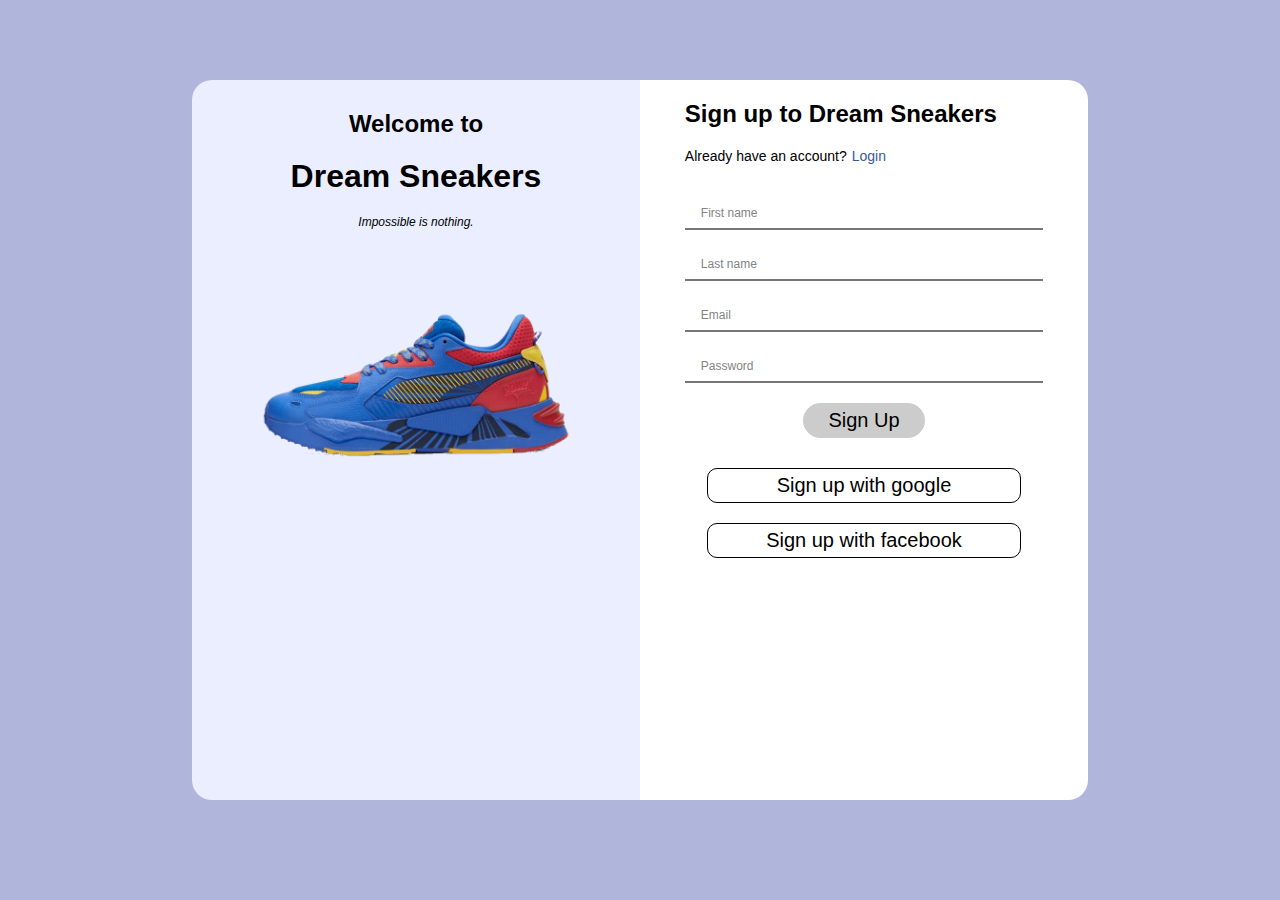
<file: login.html>
<!DOCTYPE html>
<html lang="vi">
<head>
    <meta charset="UTF-8">
    <meta http-equiv="X-UA-Compatible" content="IE=edge">
    <meta name="viewport" content="width=device-width, initial-scale=1.0">
    <link rel="stylesheet" href="https://quythanh.tk/assets/css/fontawesomepro/all.css">
    <link rel="stylesheet" href="./css/login.css">
    <title>Dream Sneakers</title>
    <link rel="SHORTCUT ICON" href= "./data/img/logo.png" type="image/x-icon" />
    <!-- META FOR FACEBOOK -->
    <meta property="og:image" itemprop="thumbnailUrl" content="https://i.imgur.com/wSU9Arq.png"/>
    <meta property="og:image:width" content="1000"/>
    <meta property="og:image:height" content="500"/>
    <meta content="hệ thống bán giày lớn nhất thế giới" itemprop="headline" property="og:title"/>
    
</head>
<body>
    <div id="toast"></div>
    <div class="app">
        <div class="app_left">
            <ul>
                <li><h1 class="intro">Welcome to</h1></li>
                <li class="shop_name"><h1><strong>Dream Sneakers</strong></h1></li>
                <li class="slogan">Impossible is nothing. </li>
                <li>
                    <img src="./data/img/logologin.png">
                </li>
                <li>
                    <ol class="list_social">
                        <li class="item_social_media">
                            <div>
                                <a href="https://www.facebook.com/profile.php?id=100018971912455"><i class="fa-brands fa-facebook" id="fb"></i></a>
                            </div>
                        </li>
                        <li class="item_social_media">
                            <div>
                                <a href="https://www.youtube.com/channel/UCVDTDMoIJ-IYBdi8tdAwofw"><i class="fa-brands fa-youtube" id="ytb"></i></a>
                            </div>
                        </li>
                        <li class="item_social_media">
                            <div>
                                <a href="https://twitter.com/TrnAnTin1"><i class="fa-brands fa-twitter" id="twt"></i></a>
                            </div>
                        </li> 
                        <li class="item_social_media">
                            <div>
                                <a href="https://www.instagram.com/supertien12/"><i class="fa-brands fa-instagram"id="ig"></i></a>
                            </div>
                        </li> 
                    </ol>
                </li>
            </ul>
        </div>
        <div class="app_right">
            <div class="app_right_form_register">
                <div class="app_right_form_header">
                    <b>Sign up to Dream Sneakers</b>
                </div>
                <div class="nofication old">
                    Already have an account?<p class="changesignin">Login</p>
                </div>
                <div class="input-group">
                    <input autocomplete="off" type="text" id="firstname" placeholder=" " class="input-group__inp">
                        
                    </input>
                    <label class="input-group__label" for="firstname">
                        First name
                    </label>
                </div>

                <div class="input-group">
                    <input autocomplete="off" type="text" id="lastname" placeholder=" " class="input-group__inp">
                        
                    </input>
                    <label class="input-group__label" for="firstname">
                        Last name
                    </label>
                </div>

                <div class="input-group">
                    <input autocomplete="off" type="email" id="emailnew" placeholder=" " class="input-group__inp">

                    </input>
                    <label class="input-group__label" for="username">
                        Email
                    </label>
                </div>

                <div class="input-group">
                    <input type="password" id="passwordnew" placeholder=" " class="input-group__inp">
                        
                    </input>
                    <label class="input-group__label" for="passwordnew">
                        Password
                    </label>
                    <i class="far fa-eye" id="togglePasswordnew" style="margin-left: -30px; cursor: pointer;"></i>
                </div>
                <div id="btnsignup" class="input-group__submit btn sign-up">
                    Sign Up
                </div>
                <div class="list-item_signup signup_gg" onclick="showWarningToast();">
                    <i class="fa-brands fa-google"></i>
                    Sign up with google
                </div>
                <div class="list-item_signup signup_fb"  onclick="showWarningToast();">
                    <i class="fa-brands fa-facebook"></i>
                    Sign up with facebook
                </div>

            </div>

            <div class="app_right_form_signin">
                <div class="app_right_form_header">
                    <b>Sign in to Dream Sneakers</b>
                </div>
                <div class="nofication new">
                    Create a new account?<p class="changesignup">Sign up</p>
                </div>

                <div class="input-group">
                    <input autocomplete="off" type="email" id="emailold" placeholder=" " class="input-group__inp">

                    </input>
                    <label class="input-group__label" for="email">
                        Email
                    </label>
                </div>

                <div class="input-group">
                    <input type="password" id="passwordold" placeholder=" " class="input-group__inp">
                        
                    </input>
                    <label class="input-group__label" for="password">
                        Password
                    </label>
                    <i class="far fa-eye" id="togglePasswordold" style="margin-left: -30px; cursor: pointer;"></i>
                </div>
                <div id="btnsignin" class="input-group__submit btn sign-in">
                    Sign in
                </div>
                <div class="list-item_signup signup_gg" onclick="showWarningToast();">
                    <i class="fa-brands fa-google"></i>
                    Log in with google
                </div>
                <div class="list-item_signup signup_fb" onclick="showWarningToast();">
                    <i class="fa-brands fa-facebook"></i>
                    Log in with facebook
                </div>

            </div>
        </div>
    </div>
    <script src="./js/toast.js"></script>
    <script>
        document.addEventListener('contextmenu', event => event.preventDefault());
        const usersArr = [
            {
                id:1,
                firstName :'Tran',
                lastName :'Tien',
                mail : '1',
                pass : '1',
                bagshoe: [],
                liked:[],
            }
        ]
        const users = JSON.parse(localStorage.getItem("users")) || usersArr

        const formsignin = document.querySelector(".app_right_form_signin");
        const formsignup = document.querySelector(".app_right_form_register");
        const redirectSignUp = document.querySelector(".nofication.new");
        const redirectSignIn = document.querySelector(".nofication.old");
        const btnSignin = document.getElementById("btnsignin");
        const btnSignup = document.getElementById("btnsignup");
        var lname = document.getElementById("lastname");
        var fname = document.getElementById("firstname");
        var mailnew = document.getElementById("emailnew");
        var passnew = document.getElementById("passwordnew");            
        var mailold = document.getElementById("emailold");
        var passold = document.getElementById("passwordold");
        redirectSignIn.onclick = () => {
            formsignup.classList.add("active")
            formsignin.classList.add("active")
            cleanData();
        }
        redirectSignUp.onclick = () => {
            formsignup.classList.remove("active")
            formsignin.classList.remove("active")
        }
      
        function showWarningToast() {
          toast({
            title: "Can't not log in!",
            message: "We are maintaining this feature.",
            type: "warning",
            duration: 5000
          });
        }
        function checkStrongPass(string){
            var isStrong = 0;
            for(let i of string){
                if(string.charAt(i) == string.charAt(i).toUpperCase()){
                    isStrong++;
                    break;
                }
            }
            for(let i of string){
                if(Number.isInteger(Number(string.charAt(i)))){
                    isStrong++;
                    break;
                }
            }
            if(string.includes('@') 
            || string.includes('$') 
            || string.includes('#')
            || string.includes('%')
            || string.includes('!')
            || string.includes('&')
            || string.includes('-')
            || string.includes('/')
            || string.includes('(')
            || string.includes(')')
            || string.includes('_')){
                isStrong++;
            }
            if(isStrong >= 3){
                return true;
            }
            return false;
        }
        function cleanData(){
            setTimeout(() => { 
                if (fname.value !="") {
                    fname.value = "";
                }
                if (lname.value !="") {
                    lname.value = "";
                }
                if (mailnew.value !="") {
                    mailnew.value = "";
                }
                if (passnew.value !="") {
                    passnew.value = "";
                }
                if (mailold.value !="") {
                    mailold.value = "";
                }
                if (passold.value !="") {
                    passold.value = "";
                }
            }, 1000);
        }
        btnSignin.onclick = () =>{
            const mailUser = mailold.value.trim()
            const pwUser = passold.value.trim()

            if(!mailUser || !pwUser){
                if(!mailUser){
                    toast({
                        title: "Can't not log in!",
                        message: "Please fill in your mail.",
                        type: "warning",
                        duration: 5000
                    });
                    mailold.focus();
                }
                else{
                    toast({
                        title: "Can't not log in!",
                        message: "Please fill in your password.",
                        type: "warning",
                        duration: 5000
                    });
                    passold.focus();
                }
            }else{
                const user = users.find(user => user.mail === mailUser)
                if(!user){
                    toast({
                        title: "your mail is not exist!",
                        message: "please check again your mail",
                        type: "error",
                        duration: 3000
                    });  
                }
                const pw = user.pass === pwUser
                if (!pw) {
                    toast({
                        title: "Error!",
                        message: "Password not match!",
                        type: "error",
                        duration: 3000
                    });
                    passold.focus();
                }
                else{
                    const date = new Date();
                    localStorage.setItem("lastlogin", JSON.stringify(date));
                    localStorage.setItem("curUser",JSON.stringify(user));
                    window.location.href="./index.html";
                }
            }
        }
        btnSignup.onclick = () =>{
            var firstNameUser = fname.value.trim();
            var lastNameUser = lname.value.trim();
            var newMailUser = mailnew.value.trim();
            var newPassUser = passnew.value.trim();
            if(!newMailUser || !newPassUser || !firstNameUser || !lastNameUser){
                if(!firstNameUser){
                    toast({
                        title: "Can't not log in!",
                        message: "Please fill in your first name!.",
                        type: "warning",
                        duration: 5000
                    });
                    fname.focus();
                }else{
                    if(!lastNameUser){
                        toast({
                            title: "Can't not log in!",
                            message: "Please fill in your last name!",
                            type: "warning",
                            duration: 5000
                        });
                        lname.focus();
                   }else{
                       if(!newMailUser){
                            toast({
                                title: "Can't not log in!",
                                message: "Please fill in your new mail!",
                                type: "warning",
                                duration: 5000
                            });
                            mailnew.focus();
                        }else{
                            toast({
                                title: "Can't not log in!",
                                message: "Please fill in your new password",
                                type: "warning",
                                duration: 5000
                            });
                            passnew.focus();
                        }
                    }
                }
            }
            else{
                var continuee = false;
                var result = (newMailUser.includes('@gmail.com') || newMailUser.includes('edu.vn'))&&newMailUser.includes('@')
                if(!result){
                    toast({
                        title: "This mail is error!",
                        message: "the mail must have \'@gmail.com\'",
                        type: "warning",
                        duration: 3000
                    });
                    mailnew.focus();
                }else{
                    var test = users.find(test => test.mail === newMailUser);
                    if(test){
                        toast({
                            title: "This email have been used!",
                            message: "please choose another email",
                            type: "warning",
                            duration: 3000
                        });
                        mailnew.focus();
                    }else{
                        continuee = true;
                    }

                }
            }
            if(newPassUser && continuee){
                if(newPassUser.length < 8){
                    toast({
                        title: "Warning",
                        message: "Password length must be at least 8 characters",
                        type: "warning",
                        duration: 3000
                    });
                    passnew.focus();
                }else{
                    if(!checkStrongPass(newPassUser)){
                        toast({
                            title: "Warning",
                            message: "Password must have 1 special character 1 number and 1 capital letter!",
                            type: "warning",
                            duration: 3000
                        });
                        passnew.focus();
                    }else{
                        const obj = {
                                id: users.length + 1,
                                firstName : firstNameUser,
                                lastName : lastNameUser,
                                mail : newMailUser,
                                pass : newPassUser,
                                bagshoe:[],
                                liked:[]
                        }
                        users.push(obj)
                        localStorage.setItem("users", JSON.stringify(users))
                        formsignup.classList.add("active")
                        formsignin.classList.add("active")
                        cleanData();
                    }
                }
            }
        }
        const togglePasswordold = document.querySelector('#togglePasswordold');
        const passwordold = document.querySelector('#passwordold');
        togglePasswordold.addEventListener('click', function (e) {
            // toggle the type attribute
            const type = passwordold.getAttribute('type') === 'password' ? 'text' : 'password';
            passwordold.setAttribute('type', type);
            // toggle the eye slash icon
            this.classList.toggle('fa-eye-slash');
        });

        const togglePasswordnew = document.querySelector('#togglePasswordnew');
        const passwordnew = document.querySelector('#passwordnew');
        togglePasswordnew.addEventListener('click', function (e) {
            // toggle the type attribute
            const type = passwordnew.getAttribute('type') === 'password' ? 'text' : 'password';
            passwordnew.setAttribute('type', type);
            // toggle the eye slash icon
            this.classList.toggle('fa-eye-slash');
        });
        

        
      </script>
</body>
</html>
</file>
<file: css/login.css>
*{
    margin: 0;
    padding: 0;
    box-sizing: border-box;
    font-family: "Roboto",sans-serif;
}
html {
    font-size: 62.5%;
    user-select: none;
    font-family: sans-serif;
    overflow: hidden;
}
body {
    background-color: #b0b5dc;
    background-repeat: no-repeat;
    background-size: cover;
    background-attachment: fixed;
    background-position: center;
    height: 100%;
    width: 100%;
}
.app{
    margin: auto;
    margin-top: 80px;
    max-height: 80vh;
    width: 70%;
    display: flex;
    font-size: 1.2rem;
}
.app_left{
    z-index: 3;
    width: 50%;
    background-color: #eaeeff;
    border-radius: 20px 0 0 20px; 
}
ul {
    list-style: none;
    display: flex;
    justify-content: center;
    flex-direction: column;
    align-items: center;
    align-content: space-around;
}


.app_left ul li{
    padding: 10px 0;
    display: flex;
    justify-content: center;
    flex-direction: column;
    align-items: center;
    align-content: space-around;
}
.app_left ul li img{
  max-width: 50%;
  transform: scale(1.7);
  transition: all .4s linear;
}

.app_left ul li img:hover{
  transform:  scale(1.7) translateY(-20px) rotate(-20deg);
}

.shop_name{
    font-size: 1.6rem;
    margin:auto;
}
.slogan{
    font-style: italic;
}
.intro{
    padding-top: 2rem;
}
.list_social{
    display: flex;
}
.item_social_media{
  z-index: 100;
  list-style: none;
  font-size: 4rem;
  margin:auto 1.6rem;
}
.item_social_media a{
  text-decoration: none; 
  color: black;
}
#fb,
#ytb,
#twt,
#ig{
  transition: all .5s; 
  cursor:pointer;
}
#fb:hover{
  color: #385999;
  transform: scale(1.7); 
  margin: auto 1rem;
}
#ytb:hover{
  color: #de4638;
  transform: scale(1.7);
  margin: auto 1rem;
}
#twt:hover{
    color: #46c1f8;
    transform: scale(1.7);
    margin: auto 1rem;
}
#ig:hover{
    color: #e1306c;
    transform: scale(1.7);
    margin: auto .5rem;
}

.app_right{
    z-index: 1;
    background-color: white;
    width: 50%;
    display: flex;
    flex-direction: column;
    align-content: space-around;
    border-radius: 0 20px 20px 0;
}
.app_right_form_register{
  transition: all ease-in 0.5s;
  width: 100%;
  z-index: 2;
  width: 100%;
  pointer-events: fill;
}
.app_right_form_signin{
  transition: all ease-in 0.5s;
  width: 100%;
  opacity: 0;
  margin-left: 650px;
  transform: translateY(-120%);
  pointer-events: none;
}
.app_right_form_register.active{
  transition: all ease-in 0.5s; 
  opacity: 0;
  transform: translateX(-100%);
  pointer-events: none;
}
.app_right_form_signin.active{
  transition: all ease-in 0.5s;
  margin-left: 0;
  opacity: 1;
  pointer-events: fill;
}
.app_right_form_header{
    font-size: 2.4rem;
    margin: 2rem 10%;
}
.nofication{
    font-size: 1.4rem;
    margin: 2rem 10%;
}
.nofication p{
    display: inline-block;
    color: #385999;
    cursor: pointer;
    margin-left: .5rem;
}
.nofication p:hover{
    color:rgb(202, 139, 202);
    text-decoration: underline;
}
.input-group {
    height: 36px;
    position: relative;
    width: 100%;
    border-radius: 4px;
    margin-left: 10%;
}

.input-group + .input-group {
    margin-top: 15px;
}

.input-group__inp {
    border-top: none;
    border-left: none;
    border-right: none;
    border-bottom: 4px solic;
    width: 80%;
    height: 100%;
    font-size: 1.6rem;
    color: var(--text-color);
    background-color: transparent;
    margin-top: 1rem;
}

.input-group__inp:focus {
    outline: none;
}

.input-group__label {
    font-size: 1.2rem;
    position: absolute;
    width: fit-content;
    color: rgb(131, 131, 131);
    left: 12px;
    top: 80%;
    transform: translateY(-50%);
    user-select: none;
    pointer-events: none;
    transition: all ease-in 0.2s;
    padding: 0 4px;
}

.input-group__inp:focus + .input-group__label,
.input-group__inp:not(:placeholder-shown) + .input-group__label {
    top: 20%;
}
.input-group__inp:focus{
    border-color: #b0b5dc;
}
.input-group__submit {
    margin: 0 auto;
    background: #ccc;
}

.input-group__submit:hover {
    cursor: pointer;
    background-color:#b0b5dc;
    border:1px solid #333;
    transform: scale(.9);
}
.btn {
    padding: 5px 24px;
    border-radius: 20px;
    border: 1px solid #ccc;
    width: fit-content;
    min-width: 60px;
    text-align: center;
    font-size: 2rem;
    transition: all ease 0.1s;
    margin: 30px auto;
}
.list-item_signup{
  width: 70%;
  margin: 2rem auto;
  text-align: center;
  font-size: 2rem;
  cursor: pointer;
  border-radius: 1rem;
  background-color: white;
  padding: 0.5rem 1rem;
  transition: all .5s; 
  border: 1px solid black;
}
.signup_fb:hover{
  transform: scale(.9);
  background-color: #2f86eb;
}
.signup_gg:hover{
  transform: scale(.9);
  background-color: #de4638;
  margin-bottom: 5rem auto;
}
/* ======= Toast message ======== */

#toast {
    font-size: 1rem;
    position: absolute;
    top: 32px;
    right: 32px;
    z-index: 999999;
  }
  
  .toast {
    display: flex;
    align-items: center;
    background-color: #fff;
    border-radius: 2px;
    padding: 10px 0;
    min-width: 350px;
    max-width: 350px;
    border-left: 4px solid;
    box-shadow: 0 5px 8px rgba(0, 0, 0, 0.08);
    transition: all linear 0.3s;
  }
  
  @keyframes slideInLeft {
    from {
      opacity: 0;
      transform: translateX(calc(100% + 32px));
    }
    to {
      opacity: 1;
      transform: translateX(0);
    }
  }
  
  @keyframes fadeOut {
    to {
      opacity: 0;
    }
  }
  
  .toast--success {
    border-color: #47d864;
  }
  
  .toast--success .toast__icon {
    color: #47d864;
  }
  
  .toast--info {
    border-color: #2f86eb;
  }
  
  .toast--info .toast__icon {
    color: #2f86eb;
  }
  
  .toast--warning {
    border-color: #ffc021;
  }
  
  .toast--warning .toast__icon {
    color: #ffc021;
  }
  
  .toast--error {
    border-color: #ff623d;
  }
  
  .toast--error .toast__icon {
    color: #ff623d;
  }
  
  .toast + .toast {
    margin-top: 24px;
  }
  
  .toast__icon {
    font-size: 24px;
  }
  
  .toast__icon,
  .toast__close {
    padding: 0 16px;
  }
  
  .toast__body {
    flex-grow: 1;
  }
  
  .toast__title {
    font-size: 16px;
    font-weight: 600;
    color: #333;
  }
  
  .toast__msg {
    font-size: 14px;
    color: #888;
    margin-top: 6px;
    line-height: 1.5;
  }
  
  .toast__close {
    font-size: 20px;
    color: rgba(0, 0, 0, 0.3);
    cursor: pointer;
  }
/* ======= Responsive ======== */
@media only screen and (max-width: 1200px){
  .app{
    margin-top: 80px;
  }
  .item_social_media{
    font-size: 3rem;
  }
  .list-item_signup{
    font-size: 1.6rem;
  }
  .app{
    width: 80%;
  }
}
@media only screen and (max-width: 800px) {
  .app{
    margin-top: 50px;
  }
  .app_left{
    width: 0%;
    display: none;
  }
  .app_right{
    width: 100%;
    border-radius: 20px;
  }
  .list-item_signup{
    font-size: 1.5rem;
  }
  .app{
    width: 90%;
  }
  #toast {
    top: 10px;
    right: 10px;
    z-index: 999999;
  }
}
</file>
